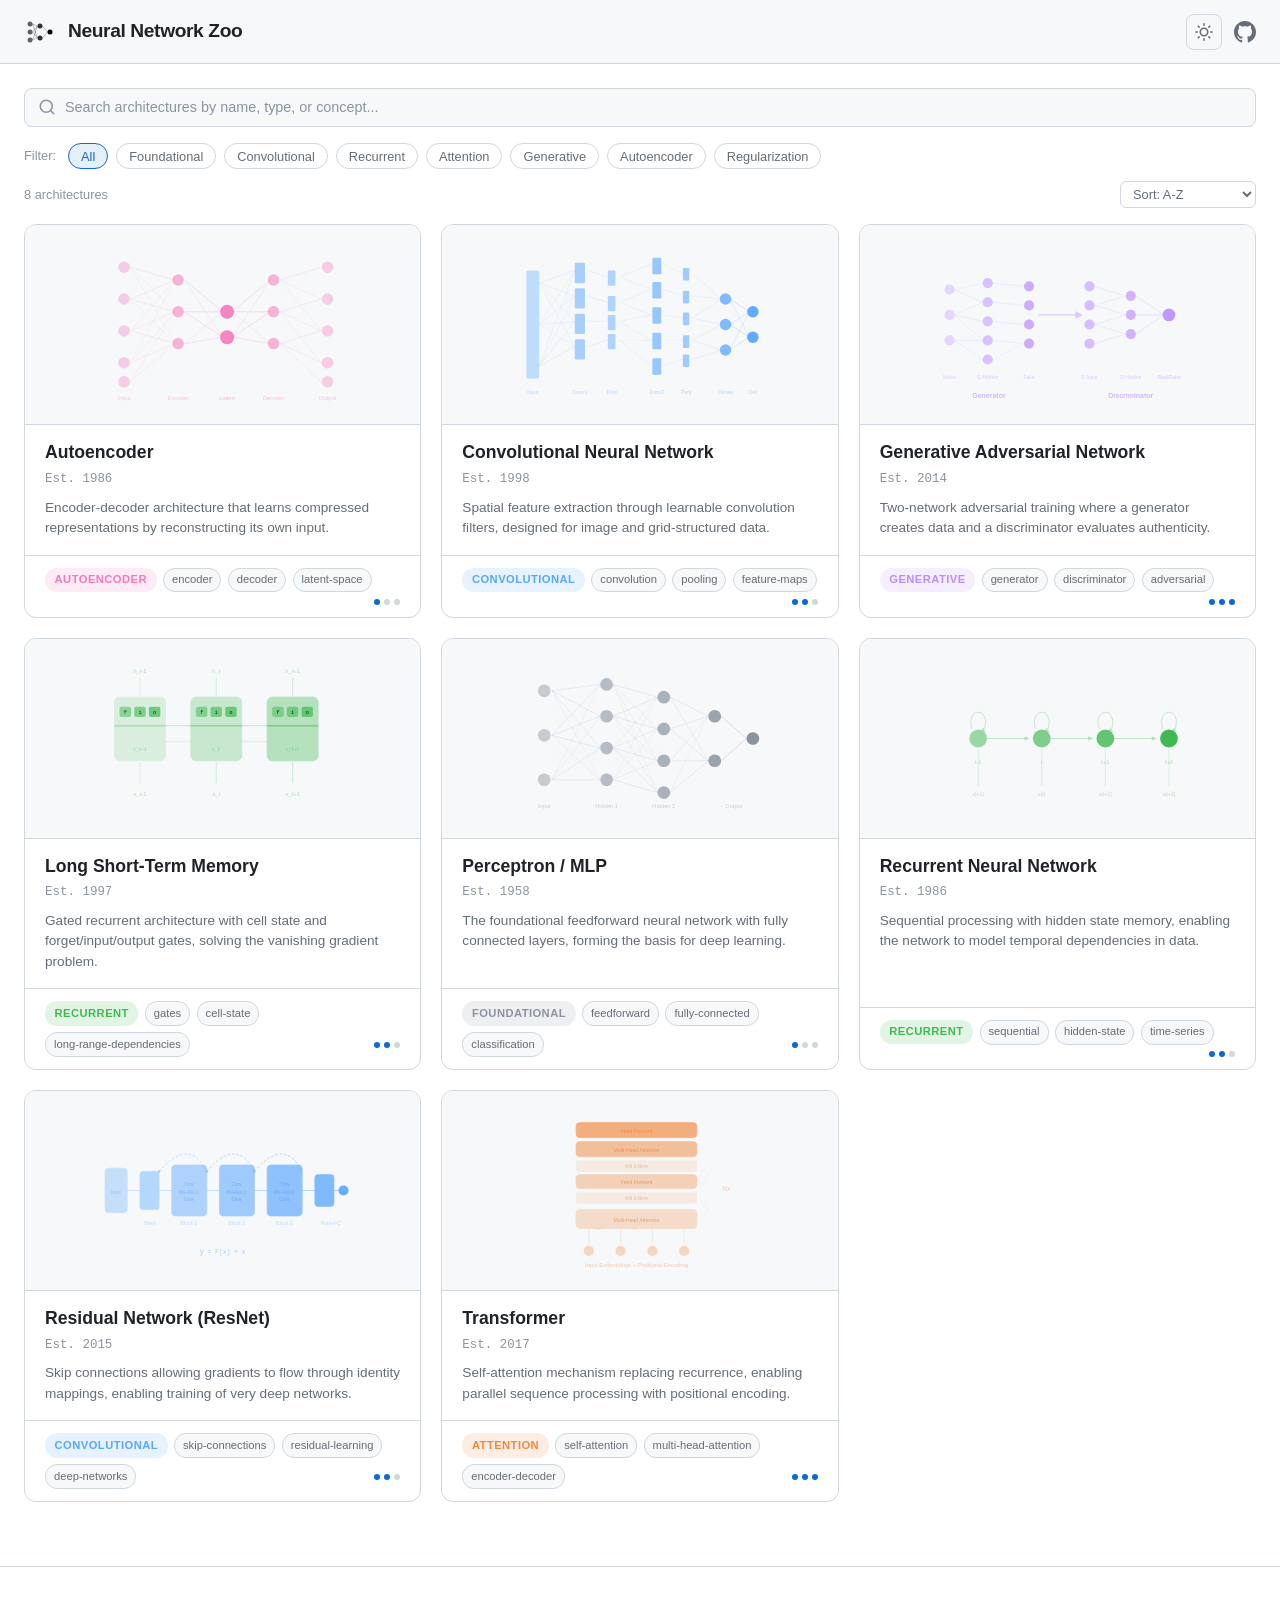
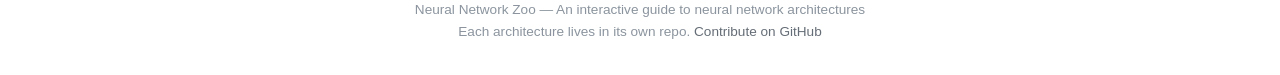
<file: index.html>
<!DOCTYPE html>
<html lang="en" data-theme="dark">
<head>
    <meta charset="UTF-8">
    <meta name="viewport" content="width=device-width, initial-scale=1.0">
    <title>Neural Network Zoo</title>
    <meta name="description" content="An interactive visual gallery of common neural network architectures. Explore, learn, and dive deep into CNNs, RNNs, Transformers, GANs, and more.">

    <!-- Styles -->
    <link rel="stylesheet" href="css/zoo.css?v=2">
    <link rel="stylesheet" href="css/search.css?v=2">
    <link rel="stylesheet" href="css/cards.css?v=2">

    <!-- Favicon -->
    <link rel="icon" href="assets/logo.svg" type="image/svg+xml">
</head>
<body>

    <!-- Header -->
    <header class="zoo-header">
        <div class="zoo-header__inner">
            <a href="./" class="zoo-header__brand">
                <img src="assets/logo.svg" alt="" class="zoo-header__logo">
                <span class="zoo-header__title">Neural Network Zoo</span>
            </a>

            <div class="zoo-header__actions">
                <!-- Theme toggle -->
                <button class="theme-toggle" aria-label="Toggle theme" title="Toggle light/dark theme">
                    <!-- Sun icon (shown in light mode) -->
                    <svg class="theme-toggle__sun" width="18" height="18" viewBox="0 0 24 24" fill="none" stroke="currentColor" stroke-width="2" stroke-linecap="round" stroke-linejoin="round">
                        <circle cx="12" cy="12" r="5"/>
                        <line x1="12" y1="1" x2="12" y2="3"/>
                        <line x1="12" y1="21" x2="12" y2="23"/>
                        <line x1="4.22" y1="4.22" x2="5.64" y2="5.64"/>
                        <line x1="18.36" y1="18.36" x2="19.78" y2="19.78"/>
                        <line x1="1" y1="12" x2="3" y2="12"/>
                        <line x1="21" y1="12" x2="23" y2="12"/>
                        <line x1="4.22" y1="19.78" x2="5.64" y2="18.36"/>
                        <line x1="18.36" y1="5.64" x2="19.78" y2="4.22"/>
                    </svg>
                    <!-- Moon icon (shown in dark mode) -->
                    <svg class="theme-toggle__moon" width="18" height="18" viewBox="0 0 24 24" fill="none" stroke="currentColor" stroke-width="2" stroke-linecap="round" stroke-linejoin="round">
                        <path d="M21 12.79A9 9 0 1 1 11.21 3 7 7 0 0 0 21 12.79z"/>
                    </svg>
                </button>

                <!-- GitHub link -->
                <a href="https://github.com/malphons/app_ma_neuralnet_zoo" class="github-link" target="_blank" rel="noopener noreferrer" title="View on GitHub">
                    <svg width="22" height="22" viewBox="0 0 24 24" fill="currentColor">
                        <path d="M12 0c-6.626 0-12 5.373-12 12 0 5.302 3.438 9.8 8.207 11.387.599.111.793-.261.793-.577v-2.234c-3.338.726-4.033-1.416-4.033-1.416-.546-1.387-1.333-1.756-1.333-1.756-1.089-.745.083-.729.083-.729 1.205.084 1.839 1.237 1.839 1.237 1.07 1.834 2.807 1.304 3.492.997.107-.775.418-1.305.762-1.604-2.665-.305-5.467-1.334-5.467-5.931 0-1.311.469-2.381 1.236-3.221-.124-.303-.535-1.524.117-3.176 0 0 1.008-.322 3.301 1.23.957-.266 1.983-.399 3.003-.404 1.02.005 2.047.138 3.006.404 2.291-1.552 3.297-1.23 3.297-1.23.653 1.653.242 2.874.118 3.176.77.84 1.235 1.911 1.235 3.221 0 4.609-2.807 5.624-5.479 5.921.43.372.823 1.102.823 2.222v3.293c0 .319.192.694.801.576 4.765-1.589 8.199-6.086 8.199-11.386 0-6.627-5.373-12-12-12z"/>
                    </svg>
                </a>
            </div>
        </div>
    </header>

    <!-- Search & Filters -->
    <section class="zoo-search">
        <div class="zoo-search__bar">
            <svg class="zoo-search__icon" viewBox="0 0 24 24" fill="none" stroke="currentColor" stroke-width="2" stroke-linecap="round" stroke-linejoin="round">
                <circle cx="11" cy="11" r="8"/>
                <line x1="21" y1="21" x2="16.65" y2="16.65"/>
            </svg>
            <input type="text" class="zoo-search__input" placeholder="Search architectures by name, type, or concept..." autocomplete="off" spellcheck="false">
        </div>

        <div class="zoo-filters">
            <span class="zoo-filters__label">Filter:</span>
            <!-- Pills rendered by search.js -->
        </div>

        <div class="zoo-search__results">
            <span class="zoo-search__count"></span>
            <select class="zoo-search__sort" aria-label="Sort architectures">
                <option value="name">Sort: A-Z</option>
                <option value="year-asc">Sort: Oldest first</option>
                <option value="year-desc">Sort: Newest first</option>
                <option value="complexity">Sort: Complexity</option>
            </select>
        </div>
    </section>

    <!-- Card Grid -->
    <main class="zoo-grid">
        <!-- Cards rendered by gallery.js -->
    </main>

    <!-- Footer -->
    <footer class="zoo-footer">
        <p>Neural Network Zoo &mdash; An interactive guide to neural network architectures</p>
        <p>Each architecture lives in its own repo. <a href="https://github.com/malphons/app_ma_neuralnet_zoo" target="_blank" rel="noopener noreferrer">Contribute on GitHub</a></p>
    </footer>

    <!-- Scripts (order matters: registry -> gallery -> search -> app) -->
    <script src="js/registry.js?v=2"></script>
    <script src="js/gallery.js?v=2"></script>
    <script src="js/search.js?v=2"></script>
    <script src="js/app.js?v=2"></script>

</body>
</html>
</file>
<file: css/zoo.css>
/* Neural Network Zoo - Core Theme */
/* Dark/Light toggle via data-theme attribute on <html> */

/* ===== Dark Theme (default) ===== */
:root,
:root[data-theme="dark"] {
    --bg-primary: #0d1117;
    --bg-secondary: #161b22;
    --bg-card: #1c2128;
    --bg-card-hover: #242a33;
    --bg-input: #0d1117;

    --border: #30363d;
    --border-hover: #484f58;

    --text-primary: #e6edf3;
    --text-secondary: #8b949e;
    --text-muted: #656d76;

    --accent: #58a6ff;
    --accent-dim: #1f6feb;
    --accent-subtle: rgba(56, 139, 253, 0.15);
    --success: #3fb950;
    --warning: #d29922;
    --danger: #f85149;

    --shadow-sm: 0 1px 2px rgba(0, 0, 0, 0.3);
    --shadow-md: 0 4px 12px rgba(0, 0, 0, 0.3);
    --shadow-lg: 0 8px 24px rgba(0, 0, 0, 0.4);

    --theme-icon-sun: none;
    --theme-icon-moon: block;
}

/* ===== Light Theme ===== */
:root[data-theme="light"] {
    --bg-primary: #ffffff;
    --bg-secondary: #f6f8fa;
    --bg-card: #ffffff;
    --bg-card-hover: #f6f8fa;
    --bg-input: #f6f8fa;

    --border: #d0d7de;
    --border-hover: #afb8c1;

    --text-primary: #1f2328;
    --text-secondary: #656d76;
    --text-muted: #8b949e;

    --accent: #0969da;
    --accent-dim: #0550ae;
    --accent-subtle: rgba(9, 105, 218, 0.1);
    --success: #1a7f37;
    --warning: #9a6700;
    --danger: #cf222e;

    --shadow-sm: 0 1px 2px rgba(31, 35, 40, 0.08);
    --shadow-md: 0 4px 12px rgba(31, 35, 40, 0.1);
    --shadow-lg: 0 8px 24px rgba(31, 35, 40, 0.12);

    --theme-icon-sun: block;
    --theme-icon-moon: none;
}

/* ===== Category Accent Colors ===== */
:root {
    --cat-convolutional: #58a6ff;
    --cat-recurrent: #3fb950;
    --cat-attention: #f0883e;
    --cat-generative: #bc8cff;
    --cat-autoencoder: #f778ba;
    --cat-regularization: #d29922;
    --cat-foundational: #8b949e;

    /* Layout tokens */
    --card-radius: 12px;
    --card-gap: 1.25rem;
    --max-width: 1400px;
    --header-height: 64px;

    /* Typography */
    --font-sans: -apple-system, BlinkMacSystemFont, 'Segoe UI', Helvetica, Arial, sans-serif;
    --font-mono: 'Consolas', 'SFMono-Regular', 'Courier New', monospace;
}

/* ===== Base Reset & Globals ===== */
*,
*::before,
*::after {
    box-sizing: border-box;
    margin: 0;
    padding: 0;
}

html {
    scroll-behavior: smooth;
}

body {
    font-family: var(--font-sans);
    background: var(--bg-primary);
    color: var(--text-primary);
    line-height: 1.6;
    min-height: 100vh;
    transition: background-color 0.3s ease, color 0.3s ease;
}

a {
    color: var(--accent);
    text-decoration: none;
}

a:hover {
    text-decoration: underline;
}

/* ===== Header ===== */
.zoo-header {
    height: var(--header-height);
    background: var(--bg-secondary);
    border-bottom: 1px solid var(--border);
    display: flex;
    align-items: center;
    padding: 0 1.5rem;
    position: sticky;
    top: 0;
    z-index: 100;
    transition: background-color 0.3s ease, border-color 0.3s ease;
}

.zoo-header__inner {
    max-width: var(--max-width);
    width: 100%;
    margin: 0 auto;
    display: flex;
    align-items: center;
    justify-content: space-between;
}

.zoo-header__brand {
    display: flex;
    align-items: center;
    gap: 0.75rem;
    text-decoration: none;
    color: var(--text-primary);
}

.zoo-header__brand:hover {
    text-decoration: none;
}

.zoo-header__logo {
    width: 32px;
    height: 32px;
}

.zoo-header__title {
    font-size: 1.2rem;
    font-weight: 700;
    letter-spacing: -0.02em;
}

.zoo-header__actions {
    display: flex;
    align-items: center;
    gap: 0.75rem;
}

/* ===== Theme Toggle ===== */
.theme-toggle {
    background: none;
    border: 1px solid var(--border);
    border-radius: 8px;
    padding: 0.4rem;
    cursor: pointer;
    color: var(--text-secondary);
    display: flex;
    align-items: center;
    justify-content: center;
    width: 36px;
    height: 36px;
    transition: color 0.2s, border-color 0.2s, background-color 0.2s;
}

.theme-toggle:hover {
    color: var(--text-primary);
    border-color: var(--border-hover);
    background: var(--bg-card);
}

.theme-toggle__sun {
    display: var(--theme-icon-sun);
}

.theme-toggle__moon {
    display: var(--theme-icon-moon);
}

/* ===== GitHub Link ===== */
.github-link {
    color: var(--text-secondary);
    display: flex;
    align-items: center;
    transition: color 0.2s;
}

.github-link:hover {
    color: var(--text-primary);
    text-decoration: none;
}

/* ===== Loading Skeleton ===== */
.skeleton {
    background: linear-gradient(90deg, var(--bg-card) 25%, var(--bg-card-hover) 50%, var(--bg-card) 75%);
    background-size: 200% 100%;
    animation: skeleton-shimmer 1.5s ease-in-out infinite;
    border-radius: var(--card-radius);
}

@keyframes skeleton-shimmer {
    0% { background-position: 200% 0; }
    100% { background-position: -200% 0; }
}

/* ===== Status Bar ===== */
.zoo-status {
    text-align: center;
    padding: 0.5rem 1.5rem;
    font-size: 0.8rem;
    color: var(--text-muted);
}

/* ===== Footer ===== */
.zoo-footer {
    text-align: center;
    padding: 2rem 1.5rem;
    border-top: 1px solid var(--border);
    color: var(--text-muted);
    font-size: 0.85rem;
    margin-top: 2rem;
}

.zoo-footer a {
    color: var(--text-secondary);
}

/* ===== Responsive ===== */
@media (max-width: 768px) {
    .zoo-header {
        padding: 0 1rem;
    }

    .zoo-header__title {
        font-size: 1rem;
    }
}
</file>
<file: css/search.css>
/* Neural Network Zoo - Search & Filter Components */

/* ===== Search Section ===== */
.zoo-search {
    max-width: var(--max-width);
    margin: 0 auto;
    padding: 1.5rem 1.5rem 1rem;
}

/* ===== Search Bar ===== */
.zoo-search__bar {
    position: relative;
    margin-bottom: 1rem;
}

.zoo-search__icon {
    position: absolute;
    left: 0.875rem;
    top: 50%;
    transform: translateY(-50%);
    color: var(--text-muted);
    pointer-events: none;
    width: 18px;
    height: 18px;
}

.zoo-search__input {
    width: 100%;
    padding: 0.65rem 1rem 0.65rem 2.5rem;
    background: var(--bg-input);
    border: 1px solid var(--border);
    border-radius: 8px;
    color: var(--text-primary);
    font-size: 0.9rem;
    font-family: var(--font-sans);
    outline: none;
    transition: border-color 0.2s, box-shadow 0.2s, background-color 0.3s;
}

.zoo-search__input::placeholder {
    color: var(--text-muted);
}

.zoo-search__input:focus {
    border-color: var(--accent);
    box-shadow: 0 0 0 3px var(--accent-subtle);
}

/* ===== Filter Pills ===== */
.zoo-filters {
    display: flex;
    align-items: center;
    gap: 0.5rem;
    flex-wrap: wrap;
}

.zoo-filters__label {
    font-size: 0.8rem;
    color: var(--text-muted);
    font-weight: 500;
    margin-right: 0.25rem;
    white-space: nowrap;
}

.zoo-filter-pill {
    padding: 0.3rem 0.75rem;
    border-radius: 20px;
    border: 1px solid var(--border);
    background: transparent;
    color: var(--text-secondary);
    font-size: 0.8rem;
    font-family: var(--font-sans);
    cursor: pointer;
    white-space: nowrap;
    transition: all 0.2s ease;
}

.zoo-filter-pill:hover {
    border-color: var(--border-hover);
    color: var(--text-primary);
    background: var(--bg-card);
}

.zoo-filter-pill--active {
    background: var(--accent-subtle);
    border-color: var(--accent);
    color: var(--accent);
    font-weight: 500;
}

.zoo-filter-pill--active:hover {
    background: var(--accent-subtle);
    border-color: var(--accent);
    color: var(--accent);
}

/* Category-specific active colors */
.zoo-filter-pill--convolutional.zoo-filter-pill--active {
    background: rgba(88, 166, 255, 0.15);
    border-color: var(--cat-convolutional);
    color: var(--cat-convolutional);
}

.zoo-filter-pill--recurrent.zoo-filter-pill--active {
    background: rgba(63, 185, 80, 0.15);
    border-color: var(--cat-recurrent);
    color: var(--cat-recurrent);
}

.zoo-filter-pill--attention.zoo-filter-pill--active {
    background: rgba(240, 136, 62, 0.15);
    border-color: var(--cat-attention);
    color: var(--cat-attention);
}

.zoo-filter-pill--generative.zoo-filter-pill--active {
    background: rgba(188, 140, 255, 0.15);
    border-color: var(--cat-generative);
    color: var(--cat-generative);
}

.zoo-filter-pill--autoencoder.zoo-filter-pill--active {
    background: rgba(247, 120, 186, 0.15);
    border-color: var(--cat-autoencoder);
    color: var(--cat-autoencoder);
}

.zoo-filter-pill--regularization.zoo-filter-pill--active {
    background: rgba(210, 153, 34, 0.15);
    border-color: var(--cat-regularization);
    color: var(--cat-regularization);
}

.zoo-filter-pill--foundational.zoo-filter-pill--active {
    background: rgba(139, 148, 158, 0.15);
    border-color: var(--cat-foundational);
    color: var(--cat-foundational);
}

/* ===== Result Count ===== */
.zoo-search__results {
    display: flex;
    align-items: center;
    justify-content: space-between;
    padding: 0.75rem 0 0;
}

.zoo-search__count {
    font-size: 0.8rem;
    color: var(--text-muted);
}

.zoo-search__sort {
    font-size: 0.8rem;
    color: var(--text-muted);
    background: transparent;
    border: 1px solid var(--border);
    border-radius: 6px;
    padding: 0.25rem 0.5rem;
    color: var(--text-secondary);
    font-family: var(--font-sans);
    cursor: pointer;
    outline: none;
    transition: border-color 0.2s;
}

.zoo-search__sort:hover {
    border-color: var(--border-hover);
}

.zoo-search__sort:focus {
    border-color: var(--accent);
}

/* ===== Responsive ===== */
@media (max-width: 768px) {
    .zoo-search {
        padding: 1rem 1rem 0.75rem;
    }

    .zoo-filters {
        overflow-x: auto;
        flex-wrap: nowrap;
        padding-bottom: 0.5rem;
        -webkit-overflow-scrolling: touch;
    }

    .zoo-filters::-webkit-scrollbar {
        display: none;
    }
}

@media (max-width: 480px) {
    .zoo-search {
        padding: 0.75rem 0.75rem 0.5rem;
    }
}
</file>
<file: css/cards.css>
/* Neural Network Zoo - Card Grid & Card Components */

/* ===== Card Grid ===== */
.zoo-grid {
    display: grid;
    grid-template-columns: repeat(auto-fill, minmax(320px, 1fr));
    gap: var(--card-gap);
    padding: 0 1.5rem 2rem;
    max-width: var(--max-width);
    margin: 0 auto;
}

/* ===== Card ===== */
.zoo-card {
    background: var(--bg-card);
    border: 1px solid var(--border);
    border-radius: var(--card-radius);
    overflow: hidden;
    cursor: pointer;
    transition: transform 0.2s ease, border-color 0.2s ease, box-shadow 0.2s ease;
    display: flex;
    flex-direction: column;
    text-decoration: none;
    color: inherit;
}

.zoo-card:hover {
    transform: translateY(-3px);
    border-color: var(--border-hover);
    box-shadow: var(--shadow-md);
    text-decoration: none;
    color: inherit;
}

/* ===== Card Thumbnail ===== */
.zoo-card__thumbnail {
    height: 200px;
    padding: 1.25rem;
    display: flex;
    align-items: center;
    justify-content: center;
    background: var(--bg-secondary);
    border-bottom: 1px solid var(--border);
    overflow: hidden;
    transition: background-color 0.3s ease;
}

.zoo-card__thumbnail svg {
    width: 100%;
    height: 100%;
    max-width: 360px;
    transition: filter 0.3s ease;
}

/* Hover animation: brighten SVG */
.zoo-card:hover .zoo-card__thumbnail svg {
    filter: brightness(1.15);
}

/* Hover animation: pulse nodes */
.zoo-card:hover .nn-node {
    animation: node-pulse 1.5s ease-in-out infinite;
}

@keyframes node-pulse {
    0%, 100% { opacity: 0.7; }
    50% { opacity: 1; }
}

/* Hover animation: data flow through edges */
.zoo-card:hover .nn-edge {
    stroke-dasharray: 8 4;
    animation: edge-flow 1s linear infinite;
}

@keyframes edge-flow {
    to { stroke-dashoffset: -12; }
}

/* ===== Card Body ===== */
.zoo-card__body {
    padding: 1rem 1.25rem;
    flex: 1;
    display: flex;
    flex-direction: column;
}

.zoo-card__title {
    font-size: 1.1rem;
    font-weight: 600;
    color: var(--text-primary);
    margin-bottom: 0.35rem;
    line-height: 1.3;
}

.zoo-card__year {
    font-size: 0.78rem;
    color: var(--text-muted);
    margin-bottom: 0.5rem;
    font-family: var(--font-mono);
}

.zoo-card__description {
    font-size: 0.85rem;
    color: var(--text-secondary);
    line-height: 1.5;
    flex: 1;
    display: -webkit-box;
    -webkit-line-clamp: 3;
    -webkit-box-orient: vertical;
    overflow: hidden;
}

/* ===== Card Footer / Tags ===== */
.zoo-card__meta {
    display: flex;
    align-items: center;
    gap: 0.4rem;
    padding: 0.75rem 1.25rem;
    border-top: 1px solid var(--border);
    flex-wrap: wrap;
    transition: border-color 0.3s ease;
}

.zoo-card__tag {
    font-size: 0.7rem;
    padding: 0.15rem 0.5rem;
    border-radius: 12px;
    background: var(--bg-secondary);
    border: 1px solid var(--border);
    color: var(--text-secondary);
    white-space: nowrap;
    transition: background-color 0.3s ease, border-color 0.3s ease;
}

.zoo-card__category-badge {
    font-size: 0.7rem;
    padding: 0.2rem 0.6rem;
    border-radius: 12px;
    font-weight: 600;
    text-transform: uppercase;
    letter-spacing: 0.04em;
    white-space: nowrap;
}

/* Category badge colors */
.zoo-card__category-badge--convolutional {
    background: rgba(88, 166, 255, 0.15);
    color: var(--cat-convolutional);
}

.zoo-card__category-badge--recurrent {
    background: rgba(63, 185, 80, 0.15);
    color: var(--cat-recurrent);
}

.zoo-card__category-badge--attention {
    background: rgba(240, 136, 62, 0.15);
    color: var(--cat-attention);
}

.zoo-card__category-badge--generative {
    background: rgba(188, 140, 255, 0.15);
    color: var(--cat-generative);
}

.zoo-card__category-badge--autoencoder {
    background: rgba(247, 120, 186, 0.15);
    color: var(--cat-autoencoder);
}

.zoo-card__category-badge--regularization {
    background: rgba(210, 153, 34, 0.15);
    color: var(--cat-regularization);
}

.zoo-card__category-badge--foundational {
    background: rgba(139, 148, 158, 0.15);
    color: var(--cat-foundational);
}

/* ===== Card Complexity Indicator ===== */
.zoo-card__complexity {
    margin-left: auto;
    font-size: 0.7rem;
    color: var(--text-muted);
    display: flex;
    align-items: center;
    gap: 0.25rem;
}

.zoo-card__complexity-dot {
    width: 6px;
    height: 6px;
    border-radius: 50%;
    background: var(--border);
}

.zoo-card__complexity-dot--active {
    background: var(--accent);
}

/* ===== Skeleton Card ===== */
.zoo-card--skeleton .zoo-card__thumbnail {
    background: var(--bg-card);
}

.zoo-card--skeleton .skeleton-thumb {
    width: 80%;
    height: 60%;
    border-radius: 8px;
}

.zoo-card--skeleton .skeleton-title {
    height: 1.1rem;
    width: 60%;
    margin-bottom: 0.5rem;
}

.zoo-card--skeleton .skeleton-text {
    height: 0.85rem;
    width: 90%;
    margin-bottom: 0.35rem;
}

.zoo-card--skeleton .skeleton-text:last-child {
    width: 70%;
}

/* ===== Empty State ===== */
.zoo-empty {
    grid-column: 1 / -1;
    text-align: center;
    padding: 4rem 2rem;
    color: var(--text-muted);
}

.zoo-empty__icon {
    font-size: 3rem;
    margin-bottom: 1rem;
    opacity: 0.5;
}

.zoo-empty__title {
    font-size: 1.2rem;
    font-weight: 600;
    color: var(--text-secondary);
    margin-bottom: 0.5rem;
}

.zoo-empty__description {
    font-size: 0.9rem;
}

/* ===== Coming Soon Card ===== */
.zoo-card--coming-soon {
    opacity: 0.5;
    cursor: default;
}

.zoo-card--coming-soon:hover {
    transform: none;
    box-shadow: none;
}

.zoo-card--coming-soon .zoo-card__thumbnail {
    position: relative;
}

.zoo-card--coming-soon .zoo-card__thumbnail::after {
    content: 'Coming Soon';
    position: absolute;
    font-size: 0.85rem;
    font-weight: 600;
    color: var(--text-muted);
    letter-spacing: 0.05em;
}

/* ===== Responsive ===== */
@media (max-width: 768px) {
    .zoo-grid {
        grid-template-columns: repeat(auto-fill, minmax(280px, 1fr));
        gap: 1rem;
        padding: 0 1rem 1.5rem;
    }

    .zoo-card__thumbnail {
        height: 160px;
    }
}

@media (max-width: 480px) {
    .zoo-grid {
        grid-template-columns: 1fr;
        padding: 0 0.75rem 1rem;
    }
}
</file>
